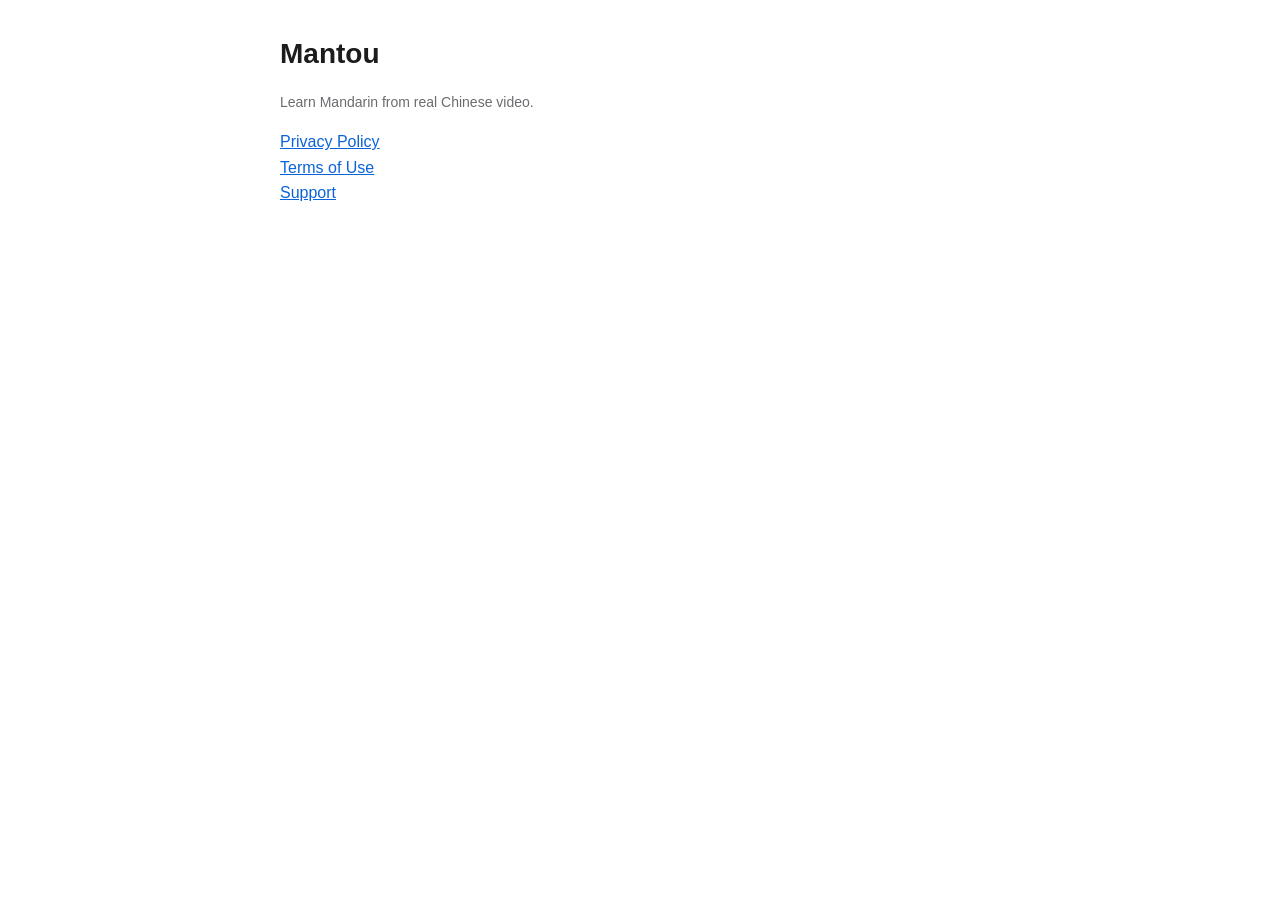
<file: index.html>
<!doctype html>
<html lang="en"><head><meta charset="utf-8"><meta name="viewport" content="width=device-width,initial-scale=1"><link rel="stylesheet" href="style.css"><title>Mantou</title></head>
<body><main><h1>Mantou</h1><p class="dim">Learn Mandarin from real Chinese video.</p>
<p><a href="privacy.html">Privacy Policy</a><br><a href="terms.html">Terms of Use</a><br><a href="support.html">Support</a></p></main></body></html>
</file>
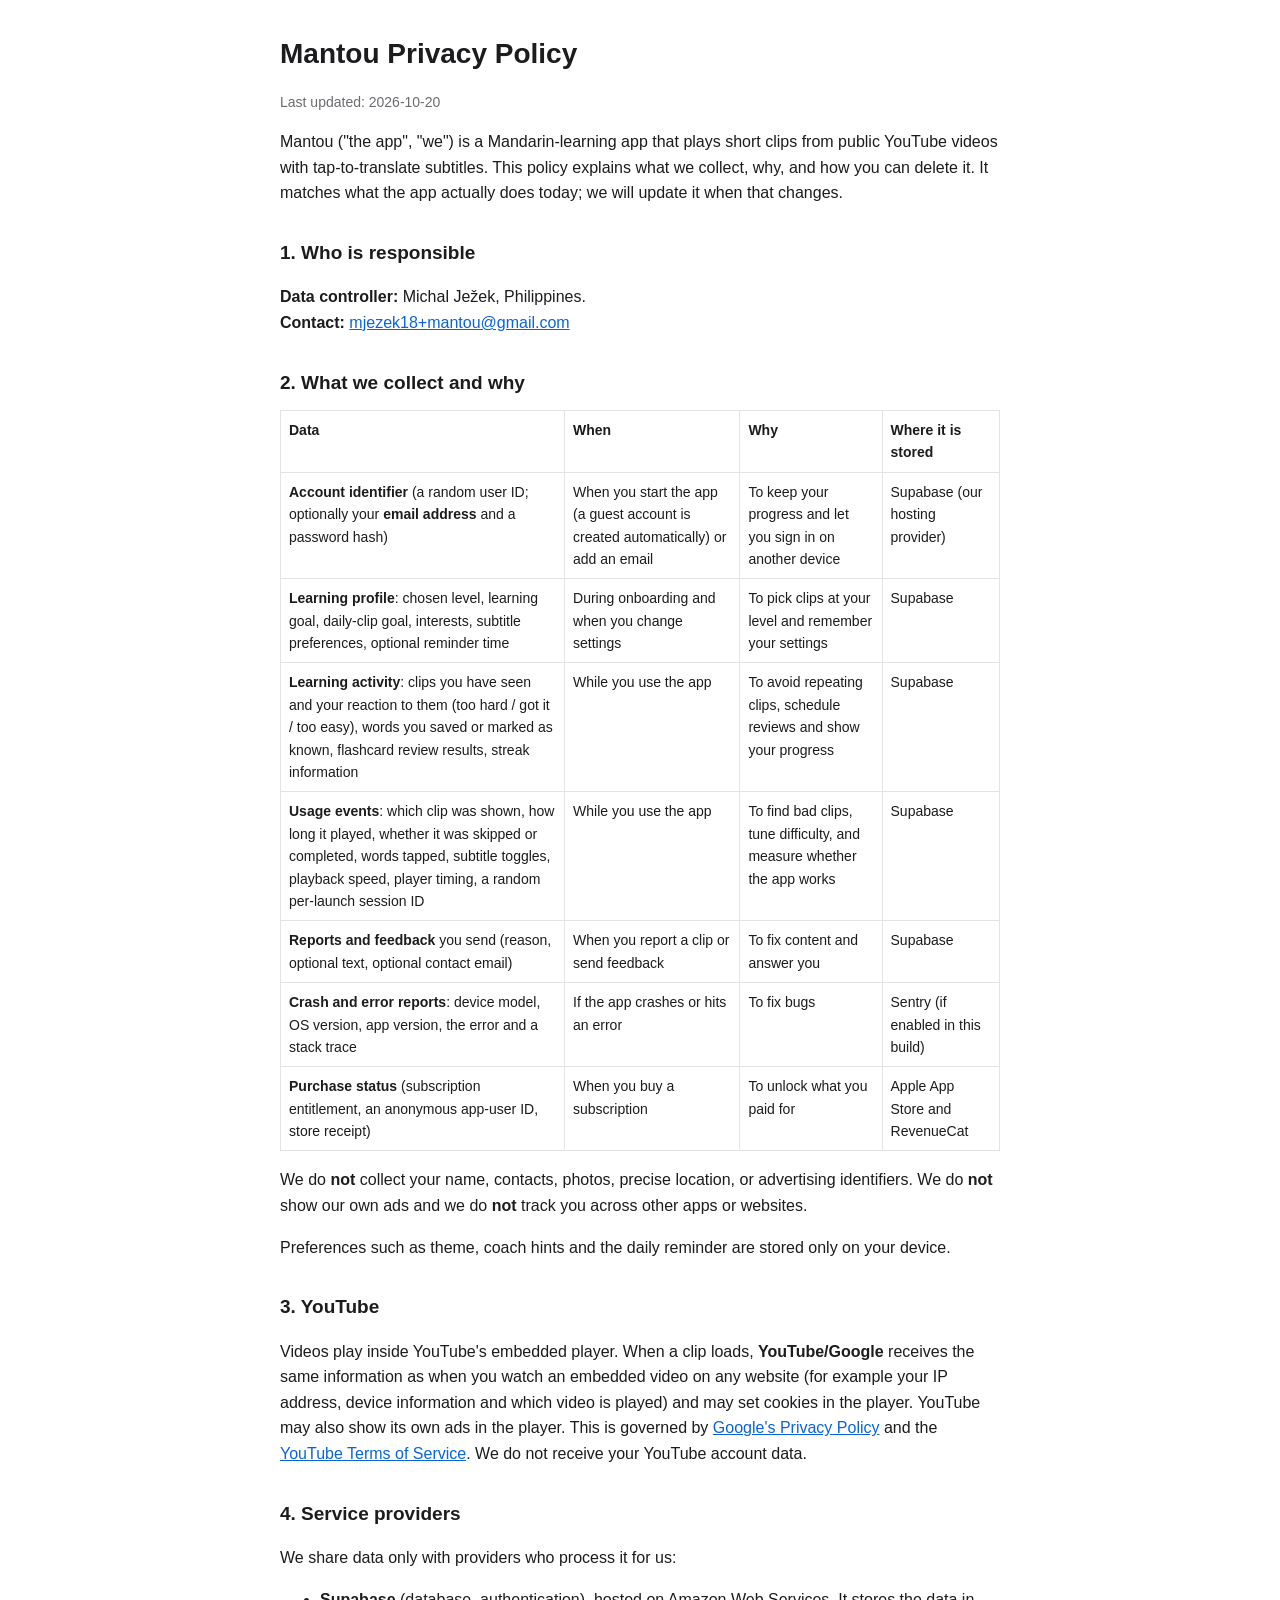
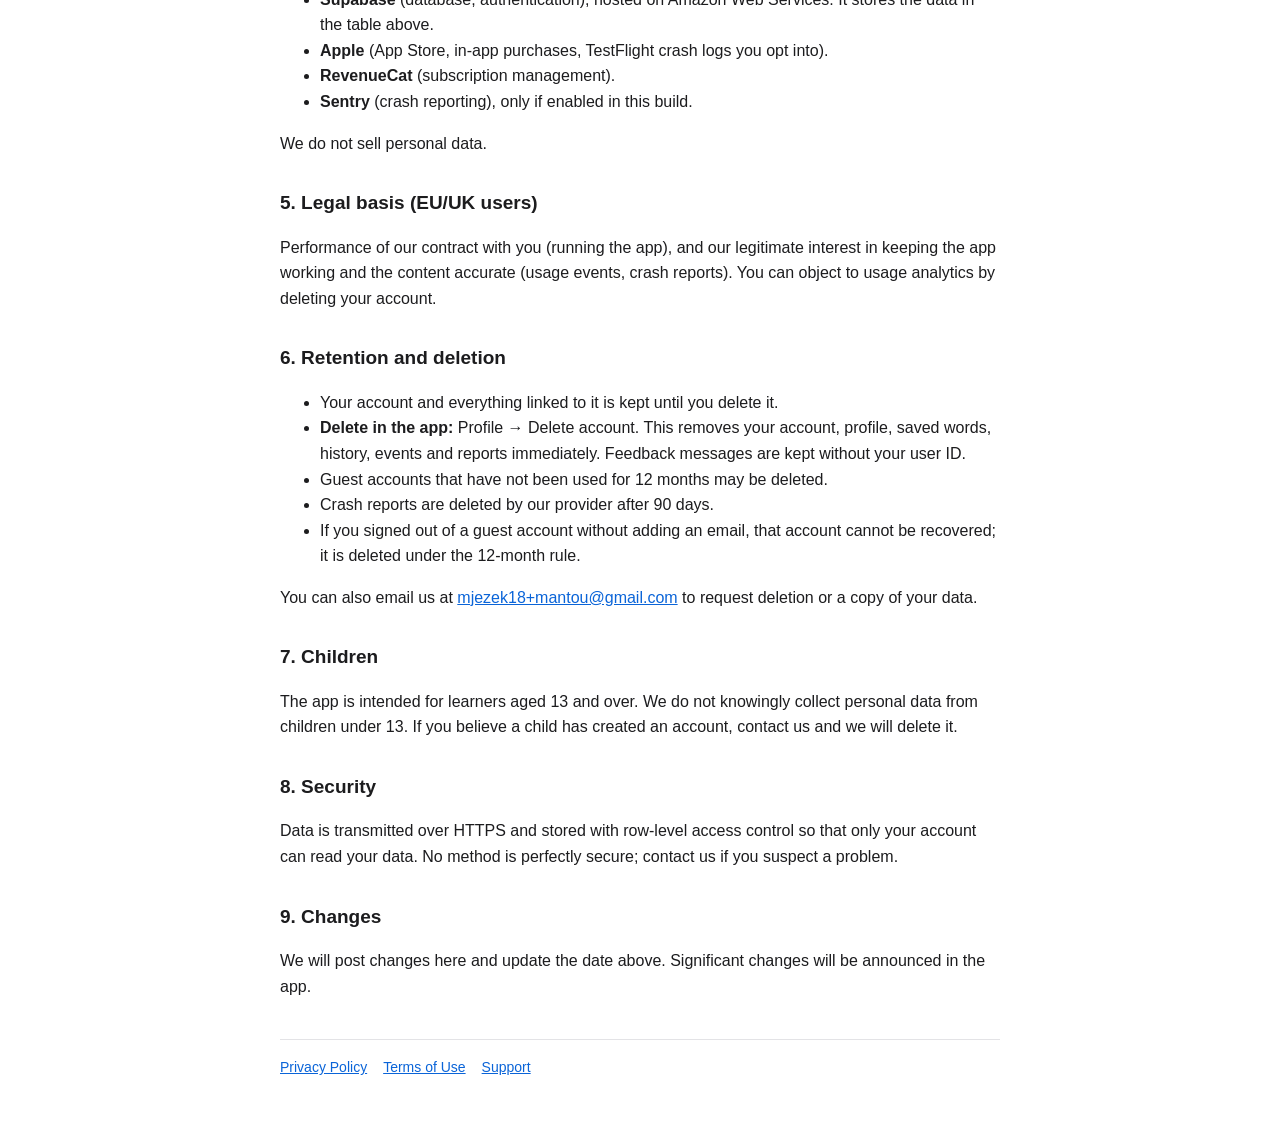
<file: privacy.html>
<!doctype html>
<html lang="en"><head><meta charset="utf-8"><meta name="viewport" content="width=device-width,initial-scale=1"><link rel="stylesheet" href="style.css"><title>Mantou Privacy Policy</title></head>
<body><main><h1>Mantou Privacy Policy</h1><p class="dim">Last updated: 2026-10-20</p>
<p>Mantou ("the app", "we") is a Mandarin-learning app that plays short clips from public YouTube videos with tap-to-translate subtitles. This policy explains what we collect, why, and how you can delete it. It matches what the app actually does today; we will update it when that changes.</p>
<h2>1. Who is responsible</h2><p><strong>Data controller:</strong> Michal Ježek, Philippines.<br><strong>Contact:</strong> <a href="mailto:mjezek18+mantou@gmail.com">mjezek18+mantou@gmail.com</a></p>
<h2>2. What we collect and why</h2>
<table>
<tr><th>Data</th><th>When</th><th>Why</th><th>Where it is stored</th></tr>
<tr><td><strong>Account identifier</strong> (a random user ID; optionally your <strong>email address</strong> and a password hash)</td><td>When you start the app (a guest account is created automatically) or add an email</td><td>To keep your progress and let you sign in on another device</td><td>Supabase (our hosting provider)</td></tr>
<tr><td><strong>Learning profile</strong>: chosen level, learning goal, daily-clip goal, interests, subtitle preferences, optional reminder time</td><td>During onboarding and when you change settings</td><td>To pick clips at your level and remember your settings</td><td>Supabase</td></tr>
<tr><td><strong>Learning activity</strong>: clips you have seen and your reaction to them (too hard / got it / too easy), words you saved or marked as known, flashcard review results, streak information</td><td>While you use the app</td><td>To avoid repeating clips, schedule reviews and show your progress</td><td>Supabase</td></tr>
<tr><td><strong>Usage events</strong>: which clip was shown, how long it played, whether it was skipped or completed, words tapped, subtitle toggles, playback speed, player timing, a random per-launch session ID</td><td>While you use the app</td><td>To find bad clips, tune difficulty, and measure whether the app works</td><td>Supabase</td></tr>
<tr><td><strong>Reports and feedback</strong> you send (reason, optional text, optional contact email)</td><td>When you report a clip or send feedback</td><td>To fix content and answer you</td><td>Supabase</td></tr>
<tr><td><strong>Crash and error reports</strong>: device model, OS version, app version, the error and a stack trace</td><td>If the app crashes or hits an error</td><td>To fix bugs</td><td>Sentry (if enabled in this build)</td></tr>
<tr><td><strong>Purchase status</strong> (subscription entitlement, an anonymous app-user ID, store receipt)</td><td>When you buy a subscription</td><td>To unlock what you paid for</td><td>Apple App Store and RevenueCat</td></tr>
</table>
<p>We do <strong>not</strong> collect your name, contacts, photos, precise location, or advertising identifiers. We do <strong>not</strong> show our own ads and we do <strong>not</strong> track you across other apps or websites.</p>
<p>Preferences such as theme, coach hints and the daily reminder are stored only on your device.</p>
<h2>3. YouTube</h2><p>Videos play inside YouTube's embedded player. When a clip loads, <strong>YouTube/Google</strong> receives the same information as when you watch an embedded video on any website (for example your IP address, device information and which video is played) and may set cookies in the player. YouTube may also show its own ads in the player. This is governed by <a href="https://policies.google.com/privacy">Google's Privacy Policy</a> and the <a href="https://www.youtube.com/t/terms">YouTube Terms of Service</a>. We do not receive your YouTube account data.</p>
<h2>4. Service providers</h2><p>We share data only with providers who process it for us:</p>
<ul>
<li><strong>Supabase</strong> (database, authentication), hosted on Amazon Web Services. It stores the data in the table above.</li>
<li><strong>Apple</strong> (App Store, in-app purchases, TestFlight crash logs you opt into).</li>
<li><strong>RevenueCat</strong> (subscription management).</li>
<li><strong>Sentry</strong> (crash reporting), only if enabled in this build.</li>
</ul>
<p>We do not sell personal data.</p>
<h2>5. Legal basis (EU/UK users)</h2><p>Performance of our contract with you (running the app), and our legitimate interest in keeping the app working and the content accurate (usage events, crash reports). You can object to usage analytics by deleting your account.</p>
<h2>6. Retention and deletion</h2>
<ul>
<li>Your account and everything linked to it is kept until you delete it.</li>
<li><strong>Delete in the app:</strong> Profile → Delete account. This removes your account, profile, saved words, history, events and reports immediately. Feedback messages are kept without your user ID.</li>
<li>Guest accounts that have not been used for 12 months may be deleted.</li>
<li>Crash reports are deleted by our provider after 90 days.</li>
<li>If you signed out of a guest account without adding an email, that account cannot be recovered; it is deleted under the 12-month rule.</li>
</ul>
<p>You can also email us at <a href="mailto:mjezek18+mantou@gmail.com">mjezek18+mantou@gmail.com</a> to request deletion or a copy of your data.</p>
<h2>7. Children</h2><p>The app is intended for learners aged 13 and over. We do not knowingly collect personal data from children under 13. If you believe a child has created an account, contact us and we will delete it.</p>
<h2>8. Security</h2><p>Data is transmitted over HTTPS and stored with row-level access control so that only your account can read your data. No method is perfectly secure; contact us if you suspect a problem.</p>
<h2>9. Changes</h2><p>We will post changes here and update the date above. Significant changes will be announced in the app.</p>
<nav><a href="privacy.html">Privacy Policy</a><a href="terms.html">Terms of Use</a><a href="support.html">Support</a></nav></main></body></html>
</file>
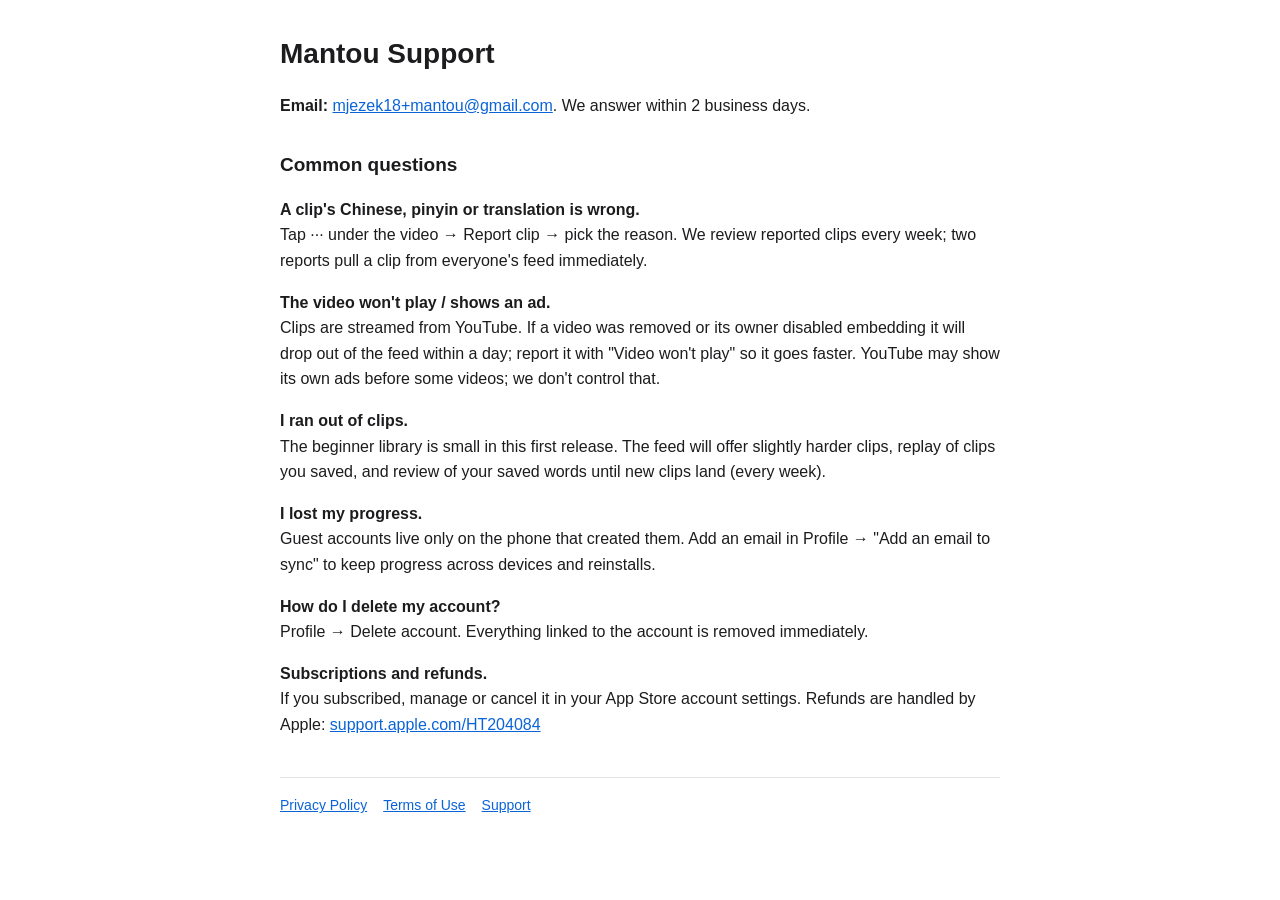
<file: support.html>
<!doctype html>
<html lang="en"><head><meta charset="utf-8"><meta name="viewport" content="width=device-width,initial-scale=1"><link rel="stylesheet" href="style.css"><title>Mantou Support</title></head>
<body><main><h1>Mantou Support</h1>
<p><strong>Email:</strong> <a href="mailto:mjezek18+mantou@gmail.com">mjezek18+mantou@gmail.com</a>. We answer within 2 business days.</p>
<h2>Common questions</h2>
<p><strong>A clip's Chinese, pinyin or translation is wrong.</strong><br>Tap ··· under the video → Report clip → pick the reason. We review reported clips every week; two reports pull a clip from everyone's feed immediately.</p>
<p><strong>The video won't play / shows an ad.</strong><br>Clips are streamed from YouTube. If a video was removed or its owner disabled embedding it will drop out of the feed within a day; report it with "Video won't play" so it goes faster. YouTube may show its own ads before some videos; we don't control that.</p>
<p><strong>I ran out of clips.</strong><br>The beginner library is small in this first release. The feed will offer slightly harder clips, replay of clips you saved, and review of your saved words until new clips land (every week).</p>
<p><strong>I lost my progress.</strong><br>Guest accounts live only on the phone that created them. Add an email in Profile → "Add an email to sync" to keep progress across devices and reinstalls.</p>
<p><strong>How do I delete my account?</strong><br>Profile → Delete account. Everything linked to the account is removed immediately.</p>
<p><strong>Subscriptions and refunds.</strong><br>If you subscribed, manage or cancel it in your App Store account settings. Refunds are handled by Apple: <a href="https://support.apple.com/HT204084">support.apple.com/HT204084</a></p>
<nav><a href="privacy.html">Privacy Policy</a><a href="terms.html">Terms of Use</a><a href="support.html">Support</a></nav></main></body></html>
</file>
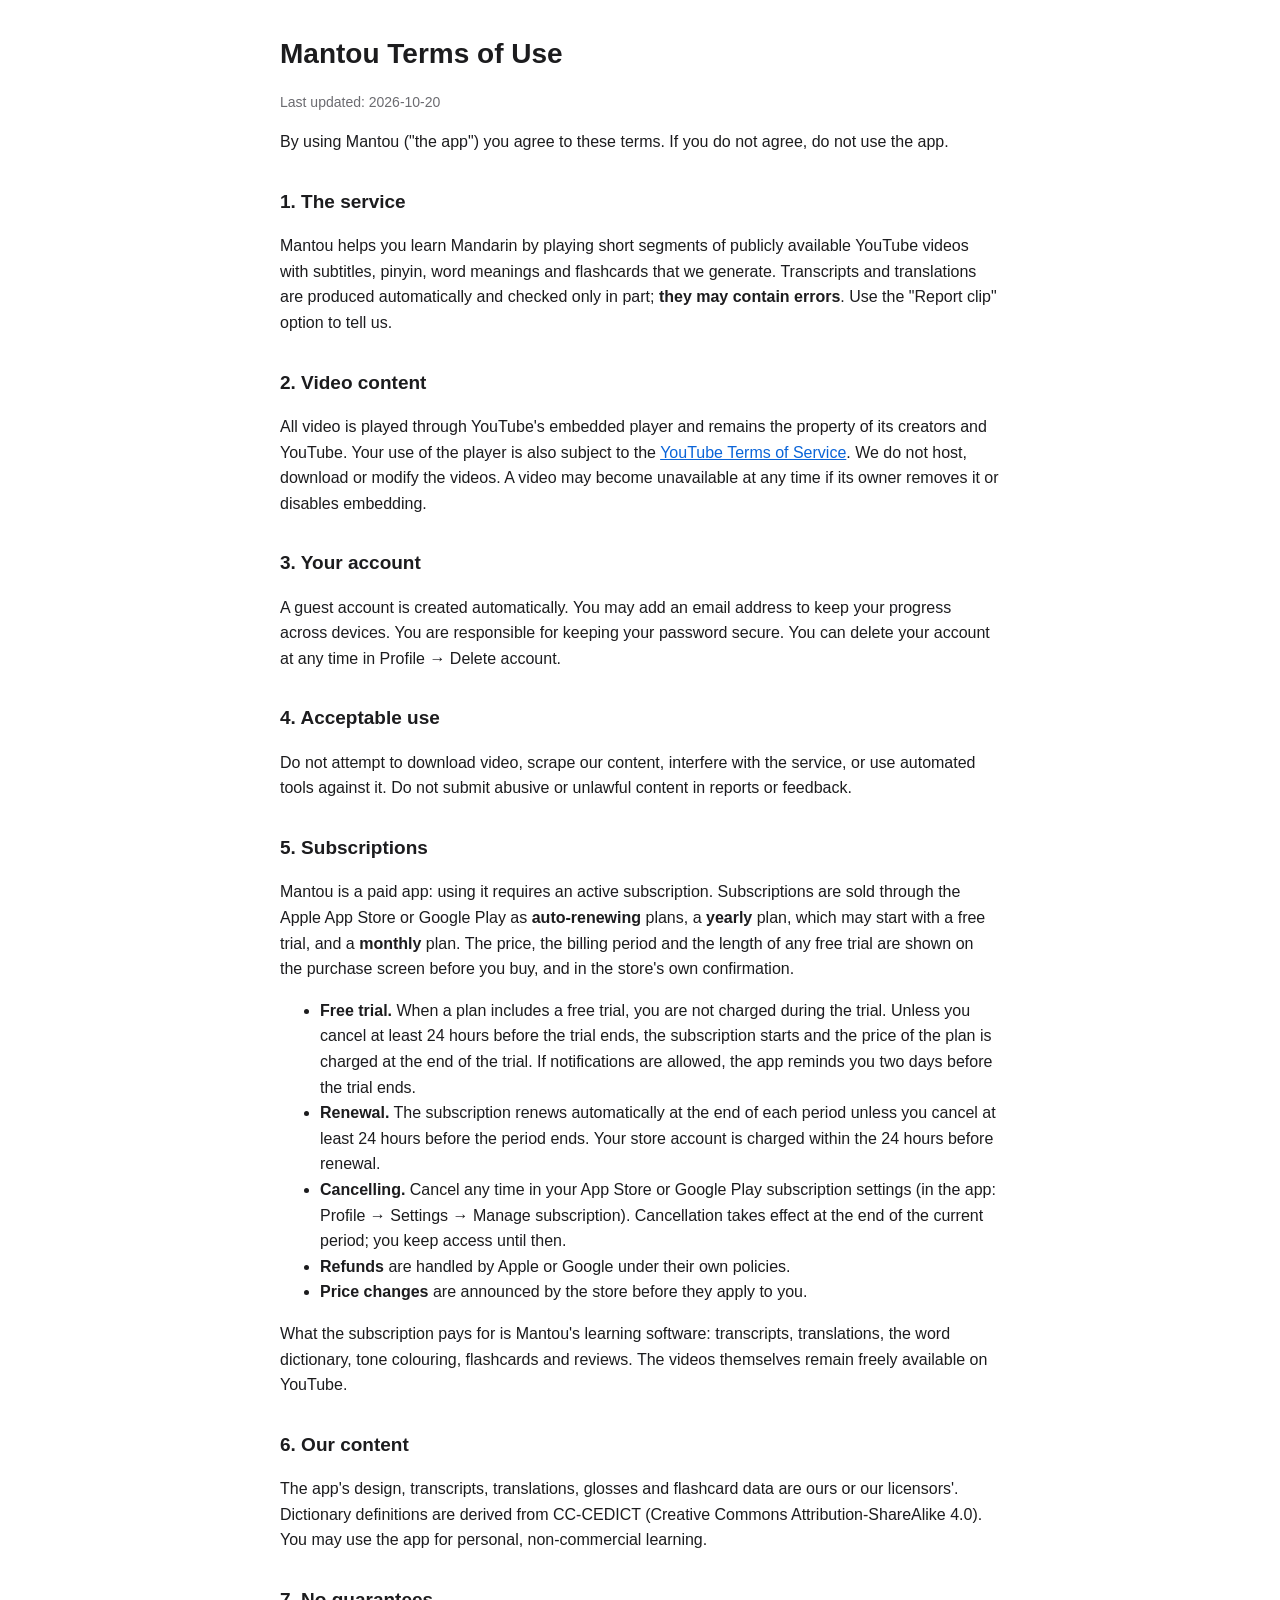
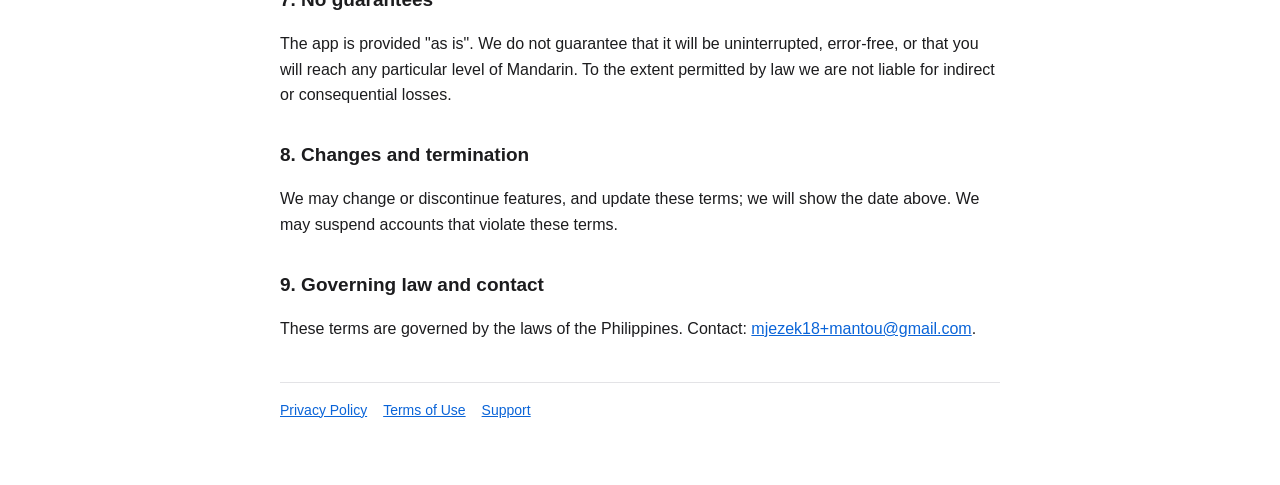
<file: terms.html>
<!doctype html>
<html lang="en"><head><meta charset="utf-8"><meta name="viewport" content="width=device-width,initial-scale=1"><link rel="stylesheet" href="style.css"><title>Mantou Terms of Use</title></head>
<body><main><h1>Mantou Terms of Use</h1><p class="dim">Last updated: 2026-10-20</p>
<p>By using Mantou ("the app") you agree to these terms. If you do not agree, do not use the app.</p>
<h2>1. The service</h2><p>Mantou helps you learn Mandarin by playing short segments of publicly available YouTube videos with subtitles, pinyin, word meanings and flashcards that we generate. Transcripts and translations are produced automatically and checked only in part; <strong>they may contain errors</strong>. Use the "Report clip" option to tell us.</p>
<h2>2. Video content</h2><p>All video is played through YouTube's embedded player and remains the property of its creators and YouTube. Your use of the player is also subject to the <a href="https://www.youtube.com/t/terms">YouTube Terms of Service</a>. We do not host, download or modify the videos. A video may become unavailable at any time if its owner removes it or disables embedding.</p>
<h2>3. Your account</h2><p>A guest account is created automatically. You may add an email address to keep your progress across devices. You are responsible for keeping your password secure. You can delete your account at any time in Profile → Delete account.</p>
<h2>4. Acceptable use</h2><p>Do not attempt to download video, scrape our content, interfere with the service, or use automated tools against it. Do not submit abusive or unlawful content in reports or feedback.</p>
<h2>5. Subscriptions</h2><p>Mantou is a paid app: using it requires an active subscription. Subscriptions are sold through the Apple App Store or Google Play as <strong>auto-renewing</strong> plans, a <strong>yearly</strong> plan, which may start with a free trial, and a <strong>monthly</strong> plan. The price, the billing period and the length of any free trial are shown on the purchase screen before you buy, and in the store's own confirmation.</p>
<ul>
<li><strong>Free trial.</strong> When a plan includes a free trial, you are not charged during the trial. Unless you cancel at least 24 hours before the trial ends, the subscription starts and the price of the plan is charged at the end of the trial. If notifications are allowed, the app reminds you two days before the trial ends.</li>
<li><strong>Renewal.</strong> The subscription renews automatically at the end of each period unless you cancel at least 24 hours before the period ends. Your store account is charged within the 24 hours before renewal.</li>
<li><strong>Cancelling.</strong> Cancel any time in your App Store or Google Play subscription settings (in the app: Profile → Settings → Manage subscription). Cancellation takes effect at the end of the current period; you keep access until then.</li>
<li><strong>Refunds</strong> are handled by Apple or Google under their own policies.</li>
<li><strong>Price changes</strong> are announced by the store before they apply to you.</li>
</ul>
<p>What the subscription pays for is Mantou's learning software: transcripts, translations, the word dictionary, tone colouring, flashcards and reviews. The videos themselves remain freely available on YouTube.</p>
<h2>6. Our content</h2><p>The app's design, transcripts, translations, glosses and flashcard data are ours or our licensors'. Dictionary definitions are derived from CC-CEDICT (Creative Commons Attribution-ShareAlike 4.0). You may use the app for personal, non-commercial learning.</p>
<h2>7. No guarantees</h2><p>The app is provided "as is". We do not guarantee that it will be uninterrupted, error-free, or that you will reach any particular level of Mandarin. To the extent permitted by law we are not liable for indirect or consequential losses.</p>
<h2>8. Changes and termination</h2><p>We may change or discontinue features, and update these terms; we will show the date above. We may suspend accounts that violate these terms.</p>
<h2>9. Governing law and contact</h2><p>These terms are governed by the laws of the Philippines. Contact: <a href="mailto:mjezek18+mantou@gmail.com">mjezek18+mantou@gmail.com</a>.</p>
<nav><a href="privacy.html">Privacy Policy</a><a href="terms.html">Terms of Use</a><a href="support.html">Support</a></nav></main></body></html>
</file>
<file: style.css>
:root{color-scheme:light dark;--bg:#fff;--fg:#1c1c1e;--dim:#6b6b70;--line:#e3e3e6;--link:#0a64d8}
@media(prefers-color-scheme:dark){:root{--bg:#0e0e10;--fg:#f2f2f4;--dim:#9a9aa0;--line:#2a2a2e;--link:#6ea8ff}}
body{margin:0;background:var(--bg);color:var(--fg);font:16px/1.6 -apple-system,BlinkMacSystemFont,"Segoe UI",Inter,Roboto,sans-serif}
main{max-width:720px;margin:0 auto;padding:32px 20px 64px}
h1{font-size:28px;margin:0 0 4px}h2{font-size:19px;margin:32px 0 8px}
.dim{color:var(--dim);font-size:14px}a{color:var(--link)}
table{border-collapse:collapse;width:100%;font-size:14px;margin:12px 0}th,td{border:1px solid var(--line);padding:8px;text-align:left;vertical-align:top}
nav{margin-top:40px;padding-top:16px;border-top:1px solid var(--line);font-size:14px}nav a{margin-right:16px}
</file>
